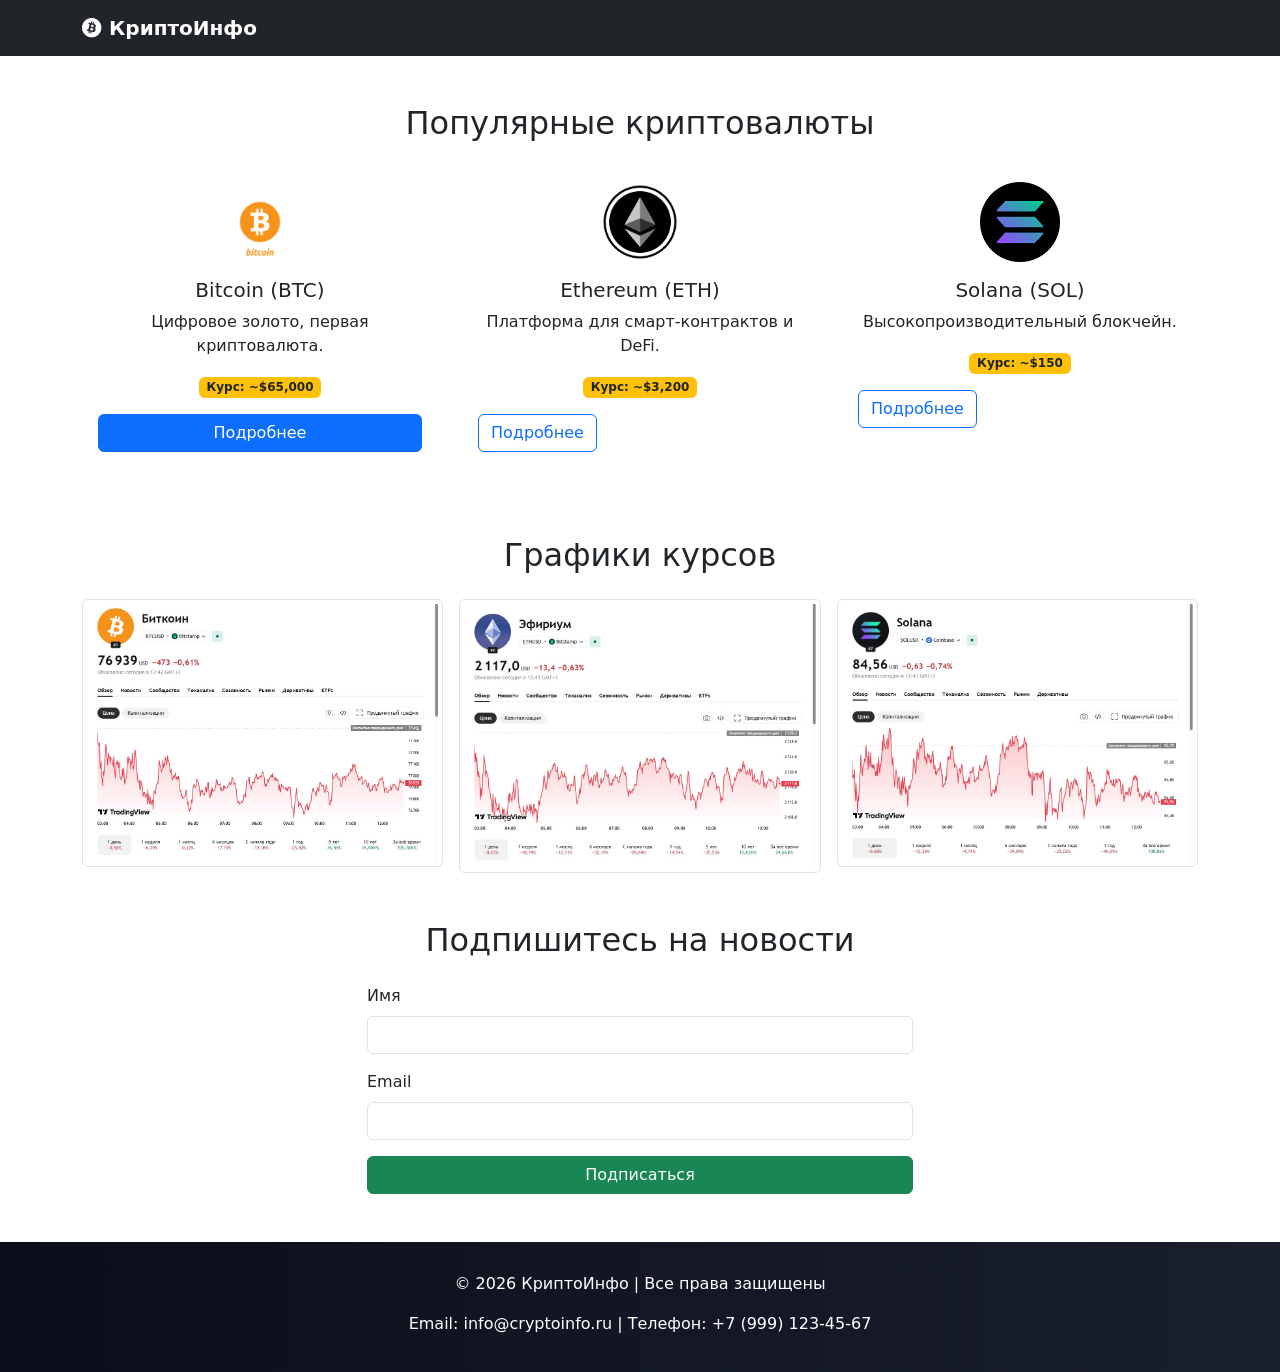
<file: index.html>
<!DOCTYPE html>
<html lang="ru">
<head>
    <meta charset="UTF-8">
    <meta name="viewport" content="width=device-width, initial-scale=1.0">
    <title>КриптоИнфо - главная</title>
    <!-- Bootstrap CSS -->
    <link href="https://cdn.jsdelivr.net/npm/bootstrap@5.3.0/dist/css/bootstrap.min.css" rel="stylesheet">
    <!-- Font Awesome -->
    <link rel="stylesheet" href="https://cdnjs.cloudflare.com/ajax/libs/font-awesome/5.15.4/css/all.min.css">
    <style>
        /* Стили для уведомлений */
        .toast-notify {
            position: fixed;
            top: 20px;
            right: 20px;
            background-color: #28a745;
            color: white;
            padding: 12px 20px;
            border-radius: 8px;
            box-shadow: 0 4px 12px rgba(0,0,0,0.15);
            z-index: 9999;
            font-size: 16px;
            transition: opacity 0.3s ease;
        }
        .toast-notify.info { background-color: #17a2b8; }
        .toast-notify.error { background-color: #dc3545; }
        
        .product-card {
            transition: transform 0.3s, box-shadow 0.3s;
            border: none;
            border-radius: 15px;
            margin-bottom: 20px;
        }
        .product-card:hover {
            transform: translateY(-5px);
            box-shadow: 0 10px 20px rgba(0,0,0,0.1);
        }
        .img-thumbnail {
            transition: transform 0.2s;
            cursor: pointer;
        }
        .img-thumbnail:hover {
            transform: scale(1.02);
        }
        footer {
            background: linear-gradient(90deg, #0a0e1a, #1a1f2e);
            color: white;
            padding: 30px 0 20px;
            margin-top: 40px;
        }
        .btn-warning {
            background-color: #f0b90b;
            border-color: #f0b90b;
        }
        .navbar-brand {
            font-weight: bold;
        }
    </style>
</head>
<body>

<!-- Навигация (упрощённая, без лишних кнопок) -->
<nav class="navbar navbar-expand-lg navbar-dark bg-dark sticky-top">
    <div class="container">
        <a class="navbar-brand" href="index.html">
            <i class="fab fa-bitcoin"></i> КриптоИнфо
        </a>
    </div>
</nav>

<!-- Секция популярных криптовалют (три карточки) -->
<section class="container my-5">
    <h2 class="text-center mb-4">Популярные криптовалюты</h2>
    <div class="row">
        <!-- Bitcoin -->
        <div class="col-md-4">
            <div class="card product-card h-100 text-center">
                <img src="img/btc.png" class="card-img-top mx-auto mt-3" alt="Bitcoin" style="width: 80px;">
                <div class="card-body">
                    <h5 class="card-title">Bitcoin (BTC)</h5>
                    <p class="card-text">Цифровое золото, первая криптовалюта.</p>
                    <span class="badge bg-warning text-dark">Курс: ~$65,000</span>
                    <a href="bitcoin.html" class="btn btn-primary mt-3 d-block" id="btcDetailsBtn">Подробнее</a>
                </div>
            </div>
        </div>
        <!-- Ethereum -->
        <div class="col-md-4">
            <div class="card product-card h-100 text-center">
                <img src="img/eth.png" class="card-img-top mx-auto mt-3" alt="Ethereum" style="width: 80px;">
                <div class="card-body">
                    <h5 class="card-title">Ethereum (ETH)</h5>
                    <p class="card-text">Платформа для смарт-контрактов и DeFi.</p>
                    <span class="badge bg-warning text-dark">Курс: ~$3,200</span>
                    <button class="btn btn-outline-primary mt-3 d-block eth-btn">Подробнее</button>
                </div>
            </div>
        </div>
        <!-- Solana -->
        <div class="col-md-4">
            <div class="card product-card h-100 text-center">
                <img src="img/sol.png" class="card-img-top mx-auto mt-3" alt="Solana" style="width: 80px;">
                <div class="card-body">
                    <h5 class="card-title">Solana (SOL)</h5>
                    <p class="card-text">Высокопроизводительный блокчейн.</p>
                    <span class="badge bg-warning text-dark">Курс: ~$150</span>
                    <button class="btn btn-outline-primary mt-3 d-block sol-btn">Подробнее</button>
                </div>
            </div>
        </div>
    </div>
</section>

<!-- Галерея графиков (используем ваши изображения chart1, chart2, chart3) -->
<section class="container my-5">
    <h2 class="text-center mb-4">Графики курсов</h2>
    <div class="row g-3">
        <div class="col-md-4 col-6">
            <img src="img/chart1.jpg" class="img-fluid img-thumbnail" alt="График BTC" id="chart1">
        </div>
        <div class="col-md-4 col-6">
            <img src="img/chart2.jpg" class="img-fluid img-thumbnail" alt="График ETH" id="chart2">
        </div>
        <div class="col-md-4 col-6">
            <img src="img/chart3.jpg" class="img-fluid img-thumbnail" alt="График SOL" id="chart3">
        </div>
    </div>
</section>

<!-- Форма подписки -->
<section class="container my-5">
    <h2 class="text-center mb-4">Подпишитесь на новости</h2>
    <div class="row justify-content-center">
        <div class="col-md-6">
            <form id="subscribeForm">
                <div class="mb-3">
                    <label for="name" class="form-label">Имя</label>
                    <input type="text" class="form-control" id="name" required>
                </div>
                <div class="mb-3">
                    <label for="email" class="form-label">Email</label>
                    <input type="email" class="form-control" id="email" required>
                </div>
                <button type="submit" class="btn btn-success w-100">Подписаться</button>
            </form>
        </div>
    </div>
</section>

<!-- Подвал (без соцсетей) -->
<footer>
    <div class="container text-center">
        <p>© 2026 КриптоИнфо | Все права защищены</p>
        <p>Email: info@cryptoinfo.ru | Телефон: +7 (999) 123-45-67</p>
    </div>
</footer>

<!-- Скрипт с уведомлениями и кликабельностью -->
<script>
    // Функция показа уведомления
    function showNotification(message, type = 'success') {
        const toast = document.createElement('div');
        toast.className = 'toast-notify ' + (type === 'error' ? 'error' : (type === 'info' ? 'info' : ''));
        toast.innerText = message;
        document.body.appendChild(toast);
        setTimeout(() => {
            toast.style.opacity = '0';
            setTimeout(() => toast.remove(), 300);
        }, 2000);
    }

    document.addEventListener('DOMContentLoaded', function() {
        // 1. Кнопка Bitcoin (ведёт на страницу bitcoin.html) – показываем уведомление и разрешаем переход
        const btcBtn = document.getElementById('btcDetailsBtn');
        if (btcBtn) {
            btcBtn.addEventListener('click', function(e) {
                showNotification('Переход на страницу Bitcoin', 'info');
                // разрешаем переход (href сработает)
            });
        }

        // 2. Кнопки Ethereum и Solana – просто уведомление
        const ethBtn = document.querySelector('.eth-btn');
        if (ethBtn) {
            ethBtn.addEventListener('click', function(e) {
                e.preventDefault();
                showNotification('Информация об Ethereum временно недоступна', 'info');
            });
        }
        const solBtn = document.querySelector('.sol-btn');
        if (solBtn) {
            solBtn.addEventListener('click', function(e) {
                e.preventDefault();
                showNotification('Информация о Solana временно недоступна', 'info');
            });
        }

        // 3. Галерея графиков – клик по картинке
        const chart1 = document.getElementById('chart1');
        if (chart1) {
            chart1.addEventListener('click', () => showNotification('График Bitcoin (BTC) за последний месяц', 'info'));
        }
        const chart2 = document.getElementById('chart2');
        if (chart2) {
            chart2.addEventListener('click', () => showNotification('График Ethereum (ETH) за последний месяц', 'info'));
        }
        const chart3 = document.getElementById('chart3');
        if (chart3) {
            chart3.addEventListener('click', () => showNotification('График Solana (SOL) за последний месяц', 'info'));
        }

        // 4. Форма подписки
        const form = document.getElementById('subscribeForm');
        if (form) {
            form.addEventListener('submit', function(e) {
                e.preventDefault();
                const nameInput = document.getElementById('name');
                const name = nameInput.value.trim();
                if (name === '') {
                    showNotification('Пожалуйста, введите ваше имя', 'error');
                    return;
                }
                showNotification(`Спасибо, ${name}! Вы подписаны на новости.`, 'success');
                form.reset();
            });
        }

        // 5. Дополнительная обработка любых других кнопок (на случай, если что-то забыли)
        const allBtns = document.querySelectorAll('.btn');
        allBtns.forEach(btn => {
            if (btn.id === 'btcDetailsBtn') return; // уже обработана
            if (btn.classList.contains('eth-btn') || btn.classList.contains('sol-btn')) return;
            if (btn.closest('form')) return; // кнопка формы уже обработана
            btn.addEventListener('click', function(e) {
                e.preventDefault();
                showNotification('Функция в разработке', 'info');
            });
        });
    });
</script>
</body>
</html>
</file>
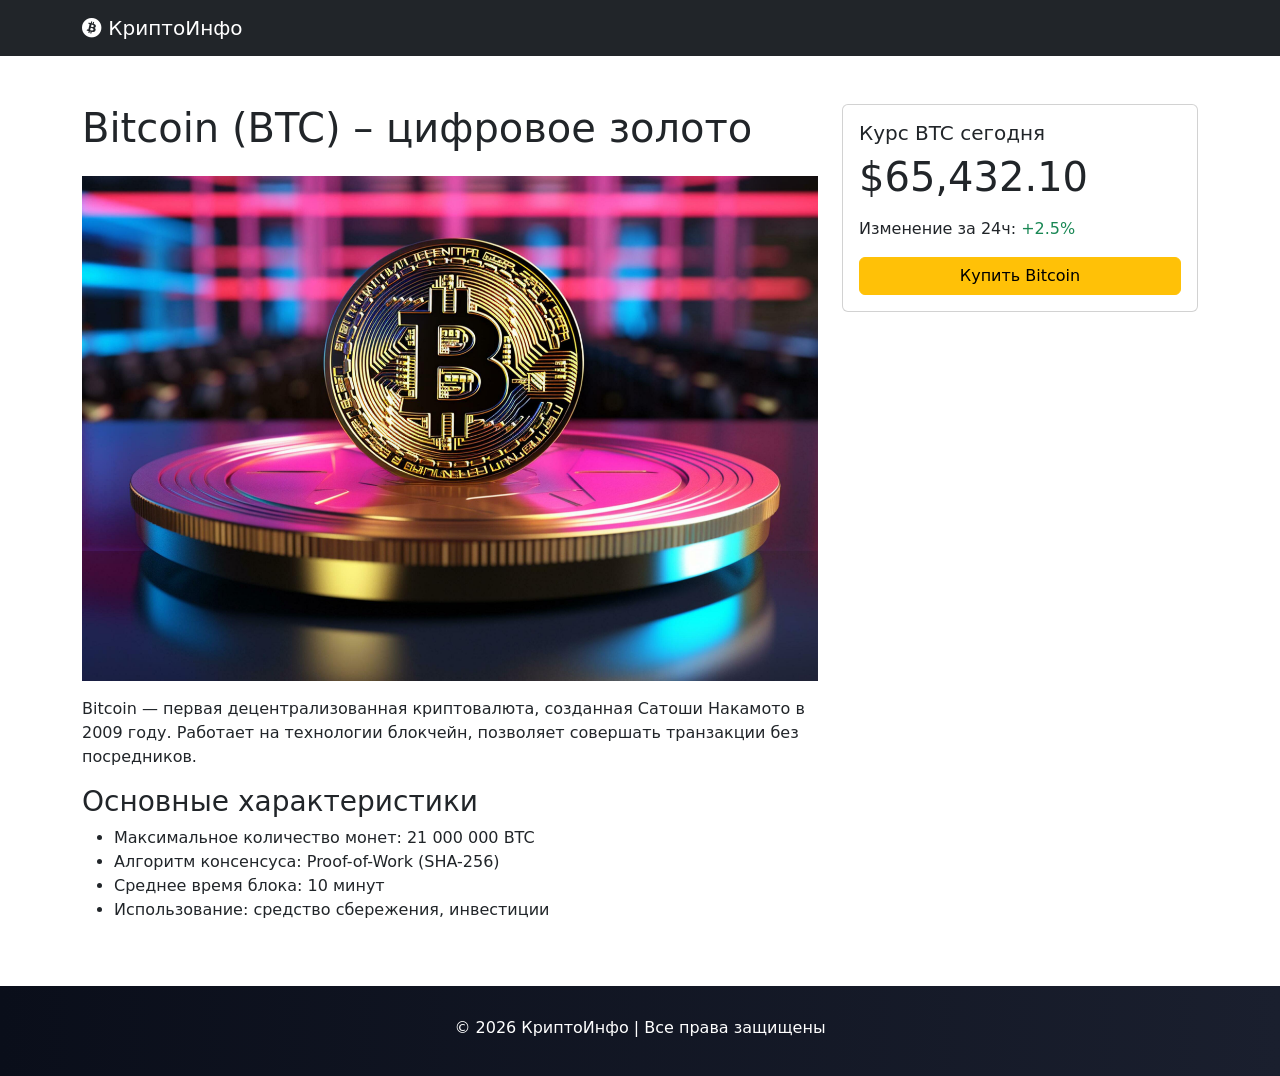
<file: bitcoin.html>
<!DOCTYPE html>
<html lang="ru">
<head>
    <meta charset="UTF-8">
    <meta name="viewport" content="width=device-width, initial-scale=1.0">
    <title>КриптоИнфо - Bitcoin</title>
    <link href="https://cdn.jsdelivr.net/npm/bootstrap@5.3.0/dist/css/bootstrap.min.css" rel="stylesheet">
    <link rel="stylesheet" href="https://cdnjs.cloudflare.com/ajax/libs/font-awesome/5.15.4/css/all.min.css">
    <style>
        .toast-notify {
            position: fixed;
            top: 20px;
            right: 20px;
            background-color: #28a745;
            color: white;
            padding: 12px 20px;
            border-radius: 8px;
            box-shadow: 0 4px 12px rgba(0,0,0,0.15);
            z-index: 9999;
            font-size: 16px;
            transition: opacity 0.3s ease;
        }
        .toast-notify.info { background-color: #17a2b8; }
        footer {
            background: linear-gradient(90deg, #0a0e1a, #1a1f2e);
            color: white;
            padding: 30px 0 20px;
            margin-top: 40px;
        }
    </style>
</head>
<body>

<nav class="navbar navbar-expand-lg navbar-dark bg-dark">
    <div class="container">
        <a class="navbar-brand" href="index.html"><i class="fab fa-bitcoin"></i> КриптоИнфо</a>
    </div>
</nav>

<div class="container my-5">
    <div class="row">
        <div class="col-md-8">
            <h1>Bitcoin (BTC) – цифровое золото</h1>
            <img src="img/btc-big.jpg" class="img-fluid my-3" alt="Bitcoin">
            <p>Bitcoin — первая децентрализованная криптовалюта, созданная Сатоши Накамото в 2009 году. Работает на технологии блокчейн, позволяет совершать транзакции без посредников.</p>
            <h3>Основные характеристики</h3>
            <ul>
                <li>Максимальное количество монет: 21 000 000 BTC</li>
                <li>Алгоритм консенсуса: Proof-of-Work (SHA-256)</li>
                <li>Среднее время блока: 10 минут</li>
                <li>Использование: средство сбережения, инвестиции</li>
            </ul>
        </div>
        <div class="col-md-4">
            <div class="card">
                <div class="card-body">
                    <h5>Курс BTC сегодня</h5>
                    <p class="display-6">$65,432.10</p>
                    <p>Изменение за 24ч: <span class="text-success">+2.5%</span></p>
                    <button id="buyBtcBtn" class="btn btn-warning w-100">Купить Bitcoin</button>
                </div>
            </div>
        </div>
    </div>
</div>

<footer>
    <div class="container text-center">
        <p>© 2026 КриптоИнфо | Все права защищены</p>
    </div>
</footer>

<script>
    function showNotification(message) {
        const toast = document.createElement('div');
        toast.className = 'toast-notify info';
        toast.innerText = message;
        document.body.appendChild(toast);
        setTimeout(() => {
            toast.style.opacity = '0';
            setTimeout(() => toast.remove(), 300);
        }, 2000);
    }

    const buyBtn = document.getElementById('buyBtcBtn');
    if (buyBtn) {
        buyBtn.addEventListener('click', function() {
            showNotification('Вы купили биткоин, Поздравляю');
        });
    }
</script>
</body>
</html>
</file>
